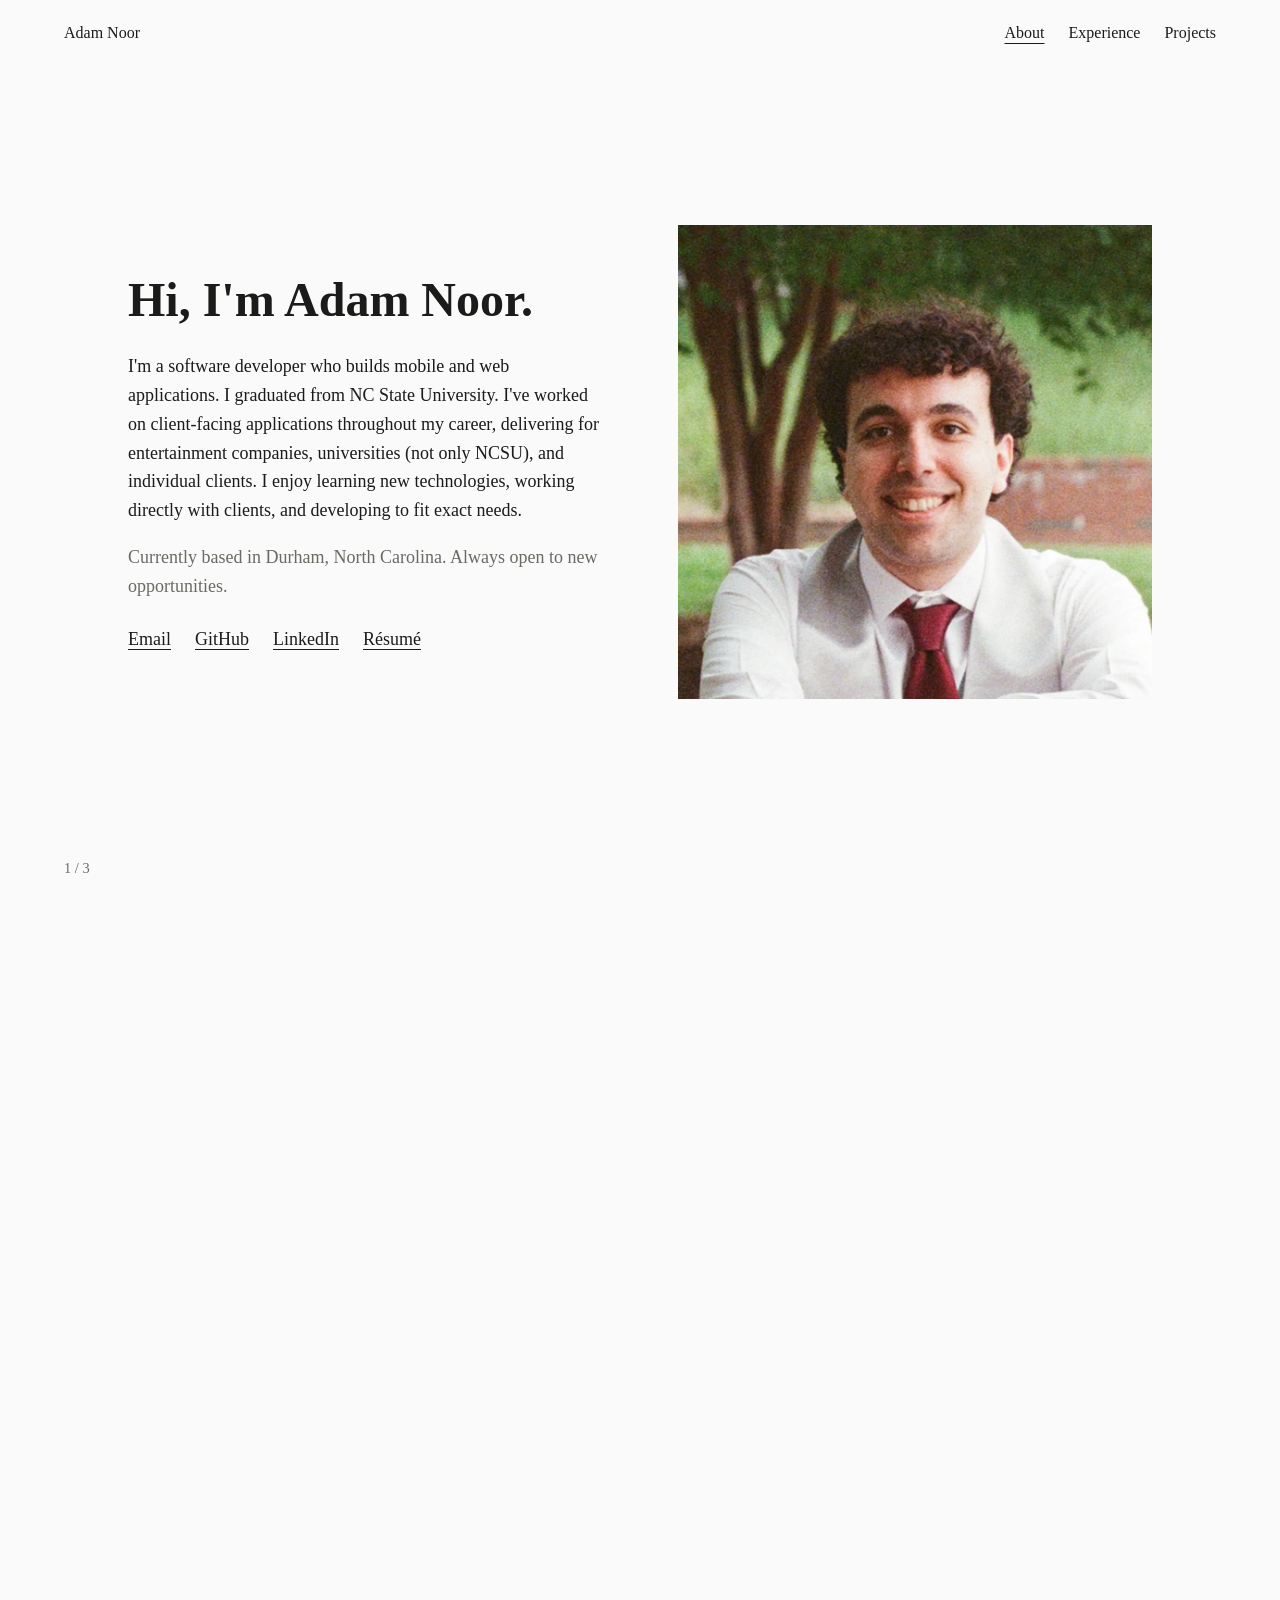
<file: index.html>
<!doctype html>
<html lang="en">
<head>
  <meta charset="utf-8">
  <meta name="viewport" content="width=device-width, initial-scale=1">
  <title>Adam Noor · Software Developer</title>
  <meta name="description" content="Personal site of Adam Noor, a software developer.">
  <script>document.documentElement.classList.add("js");</script>
  <link rel="stylesheet" href="style.css">
  <script src="main.js" defer></script>
</head>
<body>
  <header class="site-header">
    <a href="index.html">Adam Noor</a>
    <nav aria-label="Primary">
      <a href="index.html" aria-current="page">About</a>
      <a href="experience.html">Experience</a>
      <a href="projects.html">Projects</a>
    </nav>
  </header>

  <div class="progress" aria-hidden="true"><span id="progress-current">1</span> / <span id="progress-total">3</span></div>

  <main>
    <!-- 1. Bio -->
    <section class="section" aria-labelledby="about-title">
      <div class="section-inner split">
        <div>
          <h1 id="about-title" class="reveal" style="--i:0">Hi, I'm Adam Noor.</h1>
          <div class="prose" style="margin-top: 1.5rem">
            <p class="reveal" style="--i:1">I'm a software developer who builds mobile and web applications. I graduated from NC State University. I've worked on client-facing applications throughout my career, delivering for entertainment companies, universities (not only NCSU), and individual clients. I enjoy learning new technologies, working directly with clients, and developing to fit exact needs.</p>
            <p class="reveal muted" style="--i:2">Currently based in Durham, North Carolina. Always open to new opportunities.</p>
          </div>
          <ul class="links reveal" style="--i:3">
            <li><a href="mailto:adam.rf.noor@gmail.com" target="_blank">Email</a></li>
            <li><a href="https://github.com/arfnoor" target="_blank">GitHub</a></li>
            <li><a href="https://www.linkedin.com/in/adam-noor-6132b01b1" target="_blank">LinkedIn</a></li>
            <li><a href="2026_Adam_Resume.pdf" target="_blank">Résumé</a></li>
          </ul>
        </div>
        <div class="split-media reveal" style="--i:2">
          <img src="images/me.webp" alt="My face">
        </div>
      </div>
    </section>

    <!-- 2. Education -->
    <section class="section" aria-labelledby="education-title">
      <div class="section-inner">
        <h2 id="education-title" class="reveal" style="--i:0">Education</h2>
        <ul class="entries">
          <li class="entry reveal" style="--i:1">
            <div class="entry-when">2022 – 2026</div>
            <div>
              <h3>B.S. in Computer Science, Minor in Economics</h3>
              <p class="muted">North Carolina State University</p>
              <p>Specialized in customer-facing work, with practice in full-stack development</p>
            </div>
          </li>
          <li class="entry reveal" style="--i:2">
            <div class="entry-when">10/2026</div>
            <div>
              <h3>OpenAI Certifications</h3>
              <p class="muted">All PatnerU certifications available as of 10/2026. See more details on  <a href="https://www.linkedin.com/in/adam-noor-6132b01b1" target="_blank">my LinkedIn</a></p>
            </div>
          </li>
          <li class="entry reveal" style="--i:3">
            <div class="entry-when">09/2026</div>
            <div>
              <h3>Anthropic Certifications</h3>
              <p class="muted">Claude Certified Architect - Foundations. See more details on <a href="https://www.linkedin.com/in/adam-noor-6132b01b1" target="_blank">my LinkedIn</a></p>
            </div>
          </li>
        </ul>
      </div>
    </section>

    <!-- 3. Skills -->
    <section class="section" aria-labelledby="skills-title">
      <div class="section-inner">
        <h2 id="skills-title" class="reveal" style="--i:0">Skills</h2>
        <ul class="entries">
          <li class="entry reveal" style="--i:1">
            <div class="entry-when">Web</div>
            <div>TypeScript, React, Node.js, HTML &amp; CSS</div>
          </li>
          <li class="entry reveal" style="--i:2">
            <div class="entry-when">Mobile</div>
            <div>Kotlin, React Native</div>
          </li>
          <li class="entry reveal" style="--i:3">
            <div class="entry-when">Backend</div>
            <div>Python, Java, C#, C &amp; NodeJS</div>
          </li>
          <li class="entry reveal" style="--i:4">
            <div class="entry-when">AI</div>
            <div>RAG, Embeddings, OpenAI API, HuggingFace, Workflows, &amp; Agents</div>
          </li>
          <li class="entry reveal" style="--i:5">
            <div class="entry-when">Databases &amp; Caching</div>
            <div>SQL, MongoDB, &amp; Redis</div>
          </li>
          <li class="entry reveal" style="--i:6">
            <div class="entry-when">Tools</div>
            <div>Git, CI/CD, REST and GraphQL APIs</div>
          </li>
        </ul>
      </div>
    </section>
  </main>
</body>
</html>
</file>
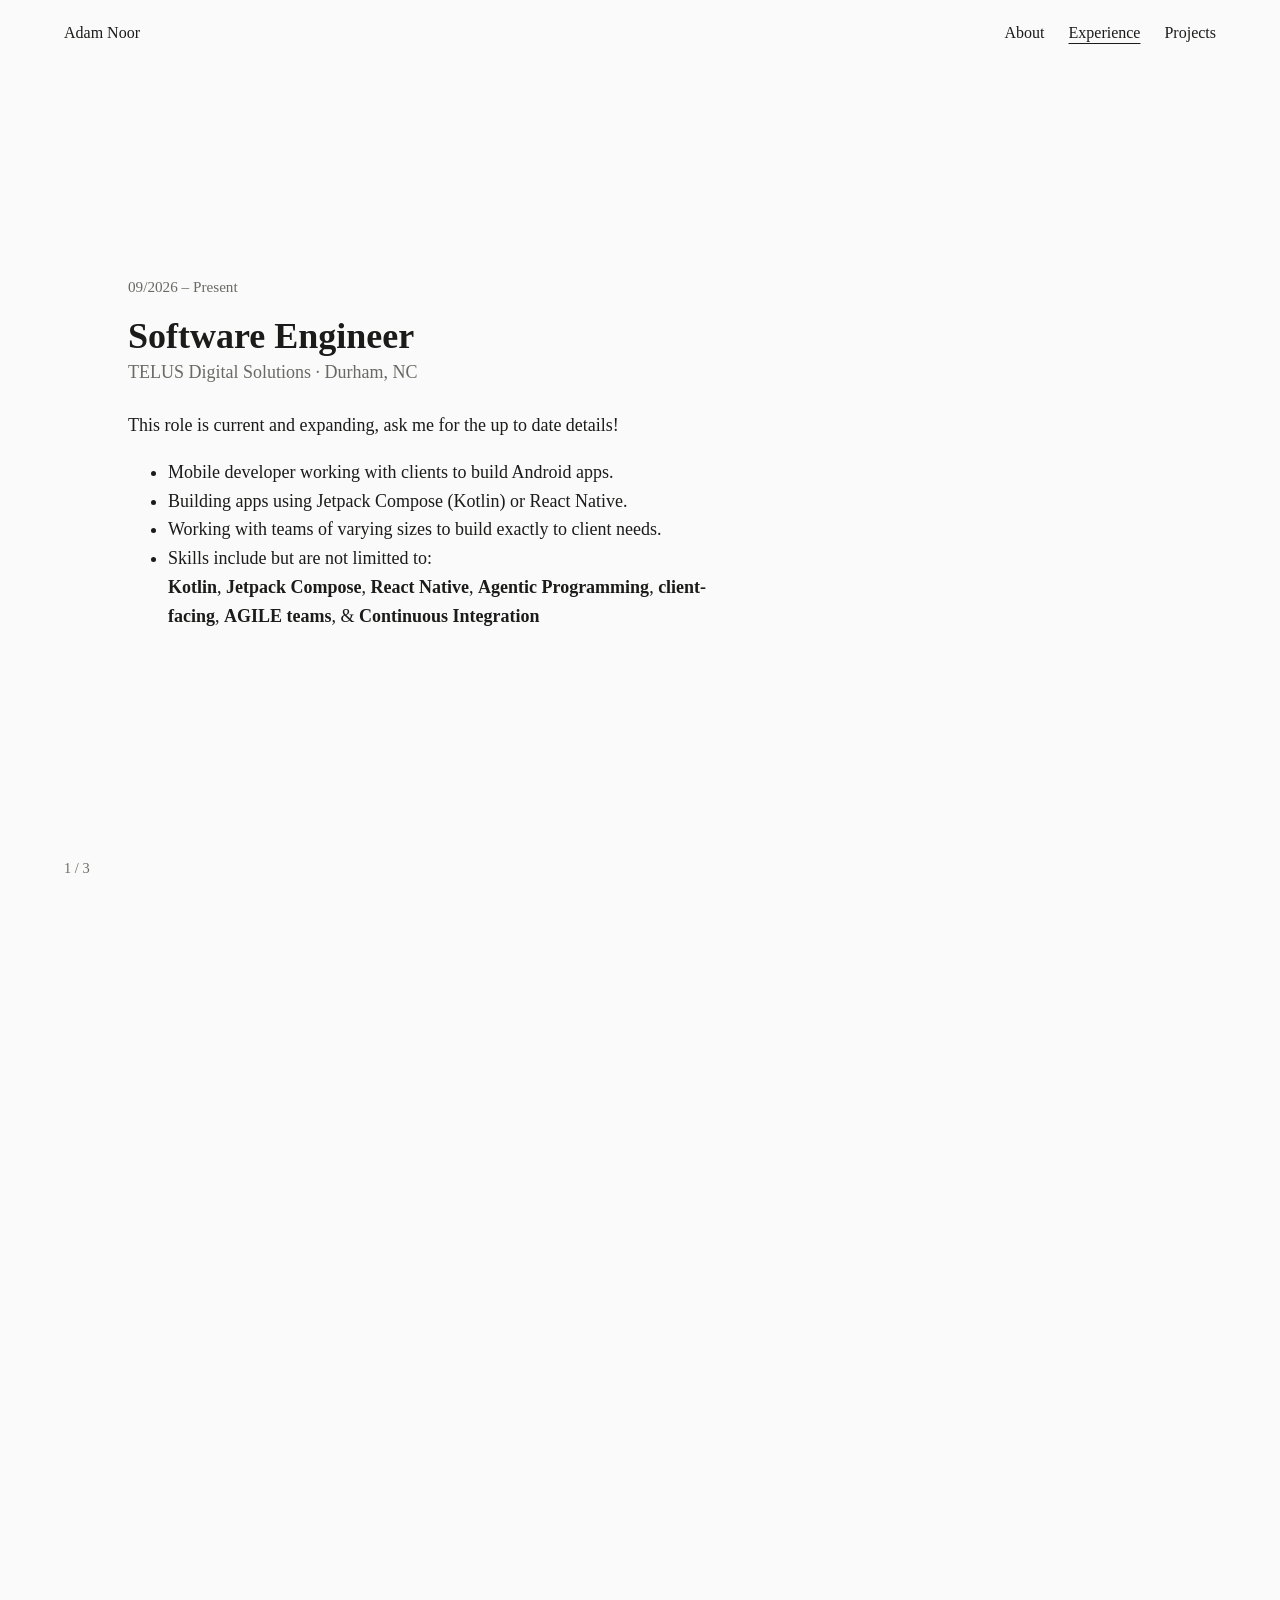
<file: experience.html>
<!doctype html>
<html lang="en">
<head>
  <meta charset="utf-8">
  <meta name="viewport" content="width=device-width, initial-scale=1">
  <title>Experience · Adam Noor</title>
  <meta name="description" content="Work experience of Adam Noor, a software developer.">
  <script>document.documentElement.classList.add("js");</script>
  <link rel="stylesheet" href="style.css">
  <script src="main.js" defer></script>
</head>
<body>
  <header class="site-header">
    <a href="index.html">Adam Noor</a>
    <nav aria-label="Primary">
      <a href="index.html">About</a>
      <a href="experience.html" aria-current="page">Experience</a>
      <a href="projects.html">Projects</a>
    </nav>
  </header>

  <div class="progress" aria-hidden="true"><span id="progress-current">1</span> / <span id="progress-total">2</span></div>

  <main>
    <!-- One section per role. Duplicate to add another. -->
    <section class="section" aria-labelledby="role-1">
      <div class="section-inner">
        <p class="muted small reveal" style="--i:0">09/2026 – Present</p>
        <h2 id="role-1" class="reveal" style="--i:1">Software Engineer</h2>
        <p class="muted reveal" style="--i:2">TELUS Digital Solutions · Durham, NC</p>
        <div class="prose" style="margin-top: 1.5rem">
          <p class="reveal" style="--i:3">This role is current and expanding, ask me for the up to date details!</p>
          <ul class="reveal" style="--i:4">
            <li>Mobile developer working with clients to build Android apps.</li>
            <li>Building apps using Jetpack Compose (Kotlin) or React Native.</li>
            <li>Working with teams of varying sizes to build exactly to client needs.</li>
            <li>Skills include but are not limitted to: <br><strong>Kotlin</strong>, <strong>Jetpack Compose</strong>, <strong>React Native</strong>, <strong>Agentic Programming</strong>, <strong>client-facing</strong>, <strong>AGILE teams</strong>, &amp; <strong>Continuous Integration</strong></li>
          </ul>
        </div>
      </div>
    </section>

    <section class="section" aria-labelledby="role-2">
      <div class="section-inner">
        <p class="muted small reveal" style="--i:0">05/2025 – 08/2025</p>
        <h2 id="role-2" class="reveal" style="--i:1">Software Engineer Intern</h2>
        <p class="muted reveal" style="--i:2">TELUS Digital Solutions · Durham, NC</p>
        <div class="prose" style="margin-top: 1.5rem">
          <p class="reveal" style="--i:3">Worked on the Android App for a Global Entertainment Company. Owned "cart" and "purchases" flows.</p>
          <p class="muted reveal" style="--i:3">Note: This project is under an NDA, contact me to learn more!</p>
          <ul class="reveal" style="--i:4">
            <li>Worked in joint team to develop Android App for client company</li>
            <li>Owned bug work and shipped feature work to directly improve user experience with purchases and interaction.</li>
            <li>Programming in Kotlin, utilizing Jetpack Compose, Firebase, and Hilt, using a Model-View-ViewModel pattern.</li>
            <li>Skills include: <br><strong>Kotlin</strong>, <strong>Jetpack Compose</strong>, <strong>API Configuration</strong>, <strong>client-facing</strong>, <strong>AGILE teaming</strong>, <strong>presentation skills</strong>, &amp; <strong>Testing</strong>
          </ul>
        </div>
      </div>
    </section>

    <section class="section" aria-labelledby="role-3">
      <div class="section-inner">
        <p class="muted small reveal" style="--i:0">05/2024 – 05/2025</p>
        <h2 id="role-2" class="reveal" style="--i:1">Software Engineer Intern</h2>
        <p class="muted reveal" style="--i:2">Duke University · Durham, NC</p>
        <div class="prose" style="margin-top: 1.5rem">
          <p class="reveal" style="--i:3">Created an AI Course Advisor web application that allows for Duke students and faculty allowing for asking information about any course, registration, or systems 24/7.</p>
          <ul class="reveal" style="--i:4">
            <li>Working in a team integrating a retrieval augmented generation-based AI into Duke’s pre-existing system.</li>
            <li>Utilized embeddings to store data scraped straight from Duke sources allowing for up-to-date information.</li>
            <li>Incorporated Duke SSO to prevent non-Duke affiliates from accessing, saving Duke 65% of API costs.</li>
            <li>Skills include: <br><strong>Python</strong>, <strong>React</strong>, <strong>AI</strong>, <strong>Embeddings</strong>, <strong>RAG</strong>, <strong>client-facing</strong>, <strong>CI/CD</strong>, &amp; <strong>API Configuration</strong>
          </ul>
        </div>
      </div>
    </section>
  </main>
</body>
</html>
</file>
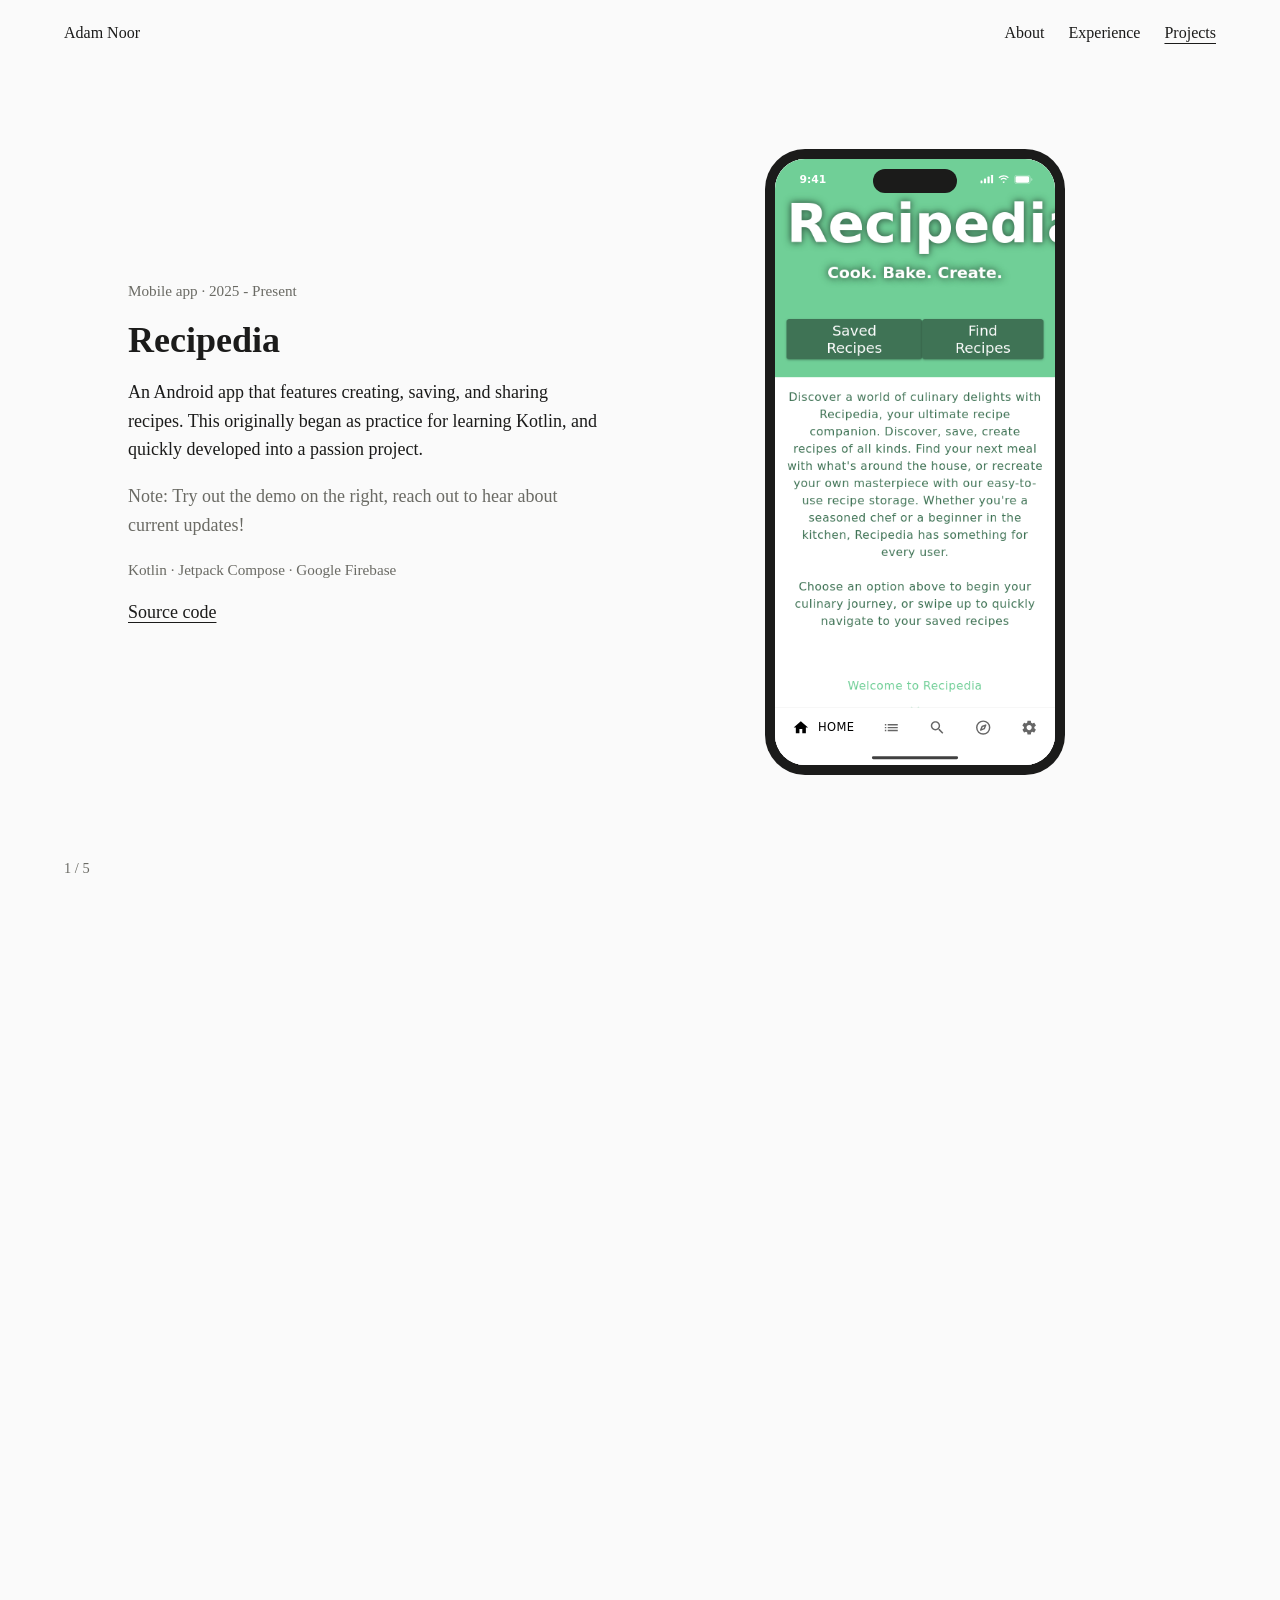
<file: projects.html>
<!doctype html>
<html lang="en">
<head>
  <meta charset="utf-8">
  <meta name="viewport" content="width=device-width, initial-scale=1">
  <title>Projects · Adam Noor</title>
  <meta name="description" content="Projects by Adam Noor, a software developer.">
  <script>document.documentElement.classList.add("js");</script>
  <link rel="stylesheet" href="style.css">
  <script src="main.js" defer></script>
  <script src="phone-demo.js" type="module"></script>
</head>
<body>
  <header class="site-header">
    <a href="index.html">Adam Noor</a>
    <nav aria-label="Primary">
      <a href="index.html">About</a>
      <a href="experience.html">Experience</a>
      <a href="projects.html" aria-current="page">Projects</a>
    </nav>
  </header>

  <div class="progress" aria-hidden="true"><span id="progress-current">1</span> / <span id="progress-total">3</span></div>

  <main>
    <!-- Project 1: mobile app with a live phone demo.
         data-demo="todo" loads demos/todo/demo.js (a sample you can replace). -->
    <section class="section" aria-labelledby="project-1">
      <div class="section-inner project-grid">
        <div class="project-text">
          <p class="muted small reveal" style="--i:0">Mobile app · 2025 - Present</p>
          <h2 id="project-1" class="reveal" style="--i:1">Recipedia</h2>
          <p class="reveal" style="--i:2">An Android app that features creating, saving, and sharing recipes. This originally began as practice for learning Kotlin, and quickly developed into a passion project.</p>
          <p class="reveal muted" style="--i:3">Note: Try out the demo on the right, reach out to hear about current updates!</p>
          <ul class="tags reveal" style="--i:3"><li>Kotlin</li><li>Jetpack Compose</li><li>Google Firebase</li></ul>
          <p class="reveal" style="--i:4"><a href="https://github.com/arfnoor/Recipedia" target="_blank">Source code</a></p>
        </div>
        <div class="project-media reveal" style="--i:2">
          <div class="phone" role="group" aria-label="Interactive demo of Recipedia">
            <div class="phone-screen" data-demo="recipedia">
              <div class="phone-viewport"></div>
              <div class="phone-placeholder">Loading demo…</div>
            </div>
          </div>
        </div>
      </div>
    </section>

    <!-- Project 2: a project with a regular image instead of a phone. -->
    <section class="section" aria-labelledby="project-2">
      <div class="section-inner project-grid flip">
        <div class="project-text">
          <p class="muted small reveal" style="--i:0">Webapp · 2024-2025</p>
          <h2 id="project-2" class="reveal" style="--i:1">AI Course Advisor</h2>
          <p class="reveal" style="--i:2">The Duke Course Advisor is a 24/7 chatbot that was aimed to provide a source of contact for students when a course advisor was busy, or outside of working hours. The chatbot was capable of answering questions regarding courses, registration, and other information</p>
          <p class="reveal muted" style="--i:3">Note: Video Demo at 11:07!</p>
          <ul class="tags reveal" style="--i:3"><li>React</li><li>Python</li><li>AI</li><li>Embeddings</li><li>RAG</li><li>AI</li></ul>
          <p class="reveal" style="--i:4"><a href="https://github.com/arfnoor/AI-Course-Advisor-Clone" target="_blank">Source code</a> · <a href="https://codeplus.duke.edu/project/course-advisor-system-using-ai/" target="_blank">More Information (Duke Redirect)</a></p>
        </div>
        <div class="project-media reveal" style="--i:2">
          <div class="video-frame">
            <iframe
              src="https://www.youtube.com/embed/uuh1wcGyDwI?si=6SfGCwwshz3ralAW"
              title="AI Course Advsior demo video"
              loading="lazy"
              allow="accelerometer; encrypted-media; picture-in-picture"
              allowfullscreen
              referrerpolicy="strict-origin-when-cross-origin"></iframe>
          </div>
        </div>
      </div>
    </section>

    <section class="section" aria-labelledby="project-3">
      <div class="section-inner project-grid flip">
        <div class="project-text">
          <p class="muted small reveal" style="--i:0">Webapp · 2025</p>
          <h2 id="project-3" class="reveal" style="--i:1">LexisNexis Senior Design</h2>
          <p class="reveal" style="--i:2">Updating information...</p>
          <p class="reveal muted" style="--i:3"></p>
          <ul class="tags reveal" style="--i:3"><li>React</li><li>C#</li><li>SQL</li><li>Client-facing</li></ul>
          <p class="reveal" style="--i:4"><a href="" target="_blank"></a></p>
        </div>
        <div class="project-media reveal" style="--i:2">
          <div class="video-frame">
            <div class="media-frame">Video demo coming soon...</div>
            <!-- <iframe
              src="https://www.youtube.com/embed/uuh1wcGyDwI?si=6SfGCwwshz3ralAW"
              title="AI Course Advsior demo video"
              loading="lazy"
              allow="accelerometer; encrypted-media; picture-in-picture"
              allowfullscreen
              referrerpolicy="strict-origin-when-cross-origin"></iframe>
          </div> -->
        </div>
      </div>
    </section>

    <section class="section" aria-labelledby="project-4">
      <div class="section-inner project-grid flip">
        <div class="project-text">
          <p class="muted small reveal" style="--i:0">Workflows · 2026</p>
          <h2 id="project-4" class="reveal" style="--i:1">GitHub Agentic Implementation Workflow</h2>
          <p class="reveal" style="--i:2">Updating information...</p>
          <p class="reveal muted" style="--i:3"></p>
          <ul class="tags reveal" style="--i:3"><li>Agentic Workflow</li><li>AI</li><li>GitHub Issues</li><li>Python</li></ul>
          <p class="reveal" style="--i:4"><a href="" target="_blank"></a></p>
        </div>
        <div class="project-media reveal" style="--i:2">
          <div class="demo-frame" data-demo="workflow" data-base-width="640">
            <div class="demo-viewport"></div>
          </div>
        </div>
      </div>
    </section>

    <section class="section" aria-labelledby="project-3">
      <div class="section-inner project-grid">
        <div class="project-text">
          <!-- <p class="muted small reveal" style="--i:0">Mobile app · 2023</p> -->
          <h2 id="project-4" class="reveal" style="--i:1">And more... </h2>
          <p class="reveal" style="--i:2">Reach out to hear more about what I've done!</p>
          <!-- <ul class="tags reveal" style="--i:3"><li>Kotlin</li><li>Jetpack Compose</li><li>Room</li></ul>
          <p class="reveal" style="--i:4"><a href="https://github.com/your-username/project-three">Source code</a></p> -->
        </div>
        <!-- <div class="project-media reveal" style="--i:2">
          <div class="phone" role="group" aria-label="Demo placeholder for Project Three">
            <div class="phone-screen">
              <div class="phone-viewport"></div>
              <div class="phone-placeholder">Demo coming soon</div>
            </div>
          </div>
        </div> -->
      </div>
    </section>
  </main>
</body>
</html>
</file>
<file: style.css>
/* Personal site: plain, system fonts, one neutral palette.
   Change the variables below to restyle the whole site. */

:root {
  --bg: #fafafa;
  --fg: #1b1b1a;
  --muted: #6a6a64;
  --rule: #d8d8d2;
  --font: "Iowan Old Style", "Charter", "Palatino Linotype", Georgia, serif;
  --pad: clamp(1.25rem, 5vw, 4rem);
  --ease: cubic-bezier(0.2, 0.6, 0.2, 1);

  /* 1vh with a dynamic-viewport upgrade where supported (mobile browser bars) */
  --vh: 1vh;
  --phone-h: calc(var(--vh) * 72);
}

@supports (height: 1dvh) {
  :root {
    --vh: 1dvh;
  }
}

* {
  box-sizing: border-box;
}

html {
  scroll-snap-type: y mandatory;
  scroll-behavior: smooth;
}

body {
  margin: 0;
  background: var(--bg);
  color: var(--fg);
  font-family: var(--font);
  font-size: 1.125rem;
  line-height: 1.6;
  -webkit-font-smoothing: antialiased;
}

a {
  color: inherit;
  text-decoration: underline;
  text-decoration-thickness: 1px;
  text-underline-offset: 0.2em;
}

a:hover {
  text-decoration-thickness: 2px;
}

:focus-visible {
  outline: 2px solid var(--fg);
  outline-offset: 3px;
}

h1,
h2,
h3 {
  font-weight: 600;
  line-height: 1.2;
  margin: 0;
}

h1 {
  font-size: clamp(2rem, 5vw, 3rem);
}

h2 {
  font-size: clamp(1.6rem, 3.5vw, 2.25rem);
}

h3 {
  font-size: 1.15rem;
}

p {
  margin: 0 0 1em;
}

.muted {
  color: var(--muted);
}

.small {
  font-size: 0.95rem;
}

/* ---------- Header and progress ---------- */

.site-header {
  position: fixed;
  inset: 0 0 auto 0;
  z-index: 10;
  display: flex;
  justify-content: space-between;
  align-items: baseline;
  gap: 1rem;
  padding: 1.25rem var(--pad);
  background: var(--bg);
  font-size: 1rem;
}

.site-header a {
  text-decoration: none;
}

.site-header nav {
  display: flex;
  gap: 1.5rem;
}

.site-header nav a:hover,
.site-header nav a[aria-current="page"] {
  text-decoration: underline;
  text-decoration-thickness: 1px;
  text-underline-offset: 0.3em;
}

.progress {
  position: fixed;
  left: var(--pad);
  bottom: 1.25rem;
  z-index: 10;
  font-size: 0.9rem;
  color: var(--muted);
  font-variant-numeric: tabular-nums;
}

/* ---------- Sections: one thing per screen ---------- */

.section {
  min-height: calc(var(--vh) * 100);
  scroll-snap-align: start;
  scroll-snap-stop: always;
  display: flex;
  flex-direction: column;
  justify-content: center;
  padding: 5.5rem var(--pad) 4rem;
}

.section-inner {
  width: 100%;
  max-width: 64rem;
  margin: 0 auto;
}

.prose {
  max-width: 38rem;
}

.links {
  list-style: none;
  display: flex;
  flex-wrap: wrap;
  gap: 0.5rem 1.5rem;
  margin: 1.5rem 0 0;
  padding: 0;
}

/* ---------- Transition animation ----------
   main.js adds .is-active to the section crossing the middle of the screen.
   Content fades and slides in with a small stagger (--i), and leaves quickly. */

.js .reveal {
  opacity: 0;
  transform: translateY(18px);
  transition:
    opacity 0.25s ease,
    transform 0.25s ease;
  transition-delay: 0ms;
}

.js .section.is-active .reveal {
  opacity: 1;
  transform: none;
  transition:
    opacity 0.7s var(--ease),
    transform 0.7s var(--ease);
  transition-delay: calc(var(--i, 0) * 90ms);
}

@media (prefers-reduced-motion: reduce) {
  html {
    scroll-behavior: auto;
  }

  .js .reveal,
  .js .section.is-active .reveal {
    transform: none;
    transition-duration: 0.01ms;
    transition-delay: 0ms;
  }
}

/* ---------- Entries (education, experience, skills) ---------- */

.entries {
  list-style: none;
  margin: 2.5rem 0 0;
  padding: 0;
}

.entry {
  display: grid;
  grid-template-columns: 9rem 1fr;
  gap: 1.5rem;
  padding: 1.5rem 0;
  border-top: 1px solid var(--rule);
}

.entry:last-child {
  border-bottom: 1px solid var(--rule);
}

.entry p {
  margin: 0.25rem 0 0;
}

.entry ul {
  margin: 0.75rem 0 0;
  padding-left: 1.2rem;
}

.entry li + li {
  margin-top: 0.35rem;
}

.entry-when {
  color: var(--muted);
  font-size: 0.95rem;
  padding-top: 0.2rem;
}

/* ---------- Projects ---------- */

.project-grid {
  display: grid;
  grid-template-columns: repeat(2, minmax(0, 1fr));
  gap: clamp(2rem, 6vw, 5rem);
  align-items: center;
}

.project-grid.flip .project-media {
  order: -1;
}

.project-text h2 {
  margin-bottom: 1rem;
}

.tags {
  list-style: none;
  margin: 0 0 1rem;
  padding: 0;
  color: var(--muted);
  font-size: 0.95rem;
}

.tags li {
  display: inline;
}

.tags li + li::before {
  content: " \00b7  ";
}

.project-media {
  display: flex;
  justify-content: center;
}

.media-frame {
  width: 100%;
  aspect-ratio: 16 / 10;
  border: 1px solid var(--rule);
  display: grid;
  place-items: center;
  color: var(--muted);
  font-size: 0.95rem;
  text-align: center;
  padding: 1rem;
}

.media-frame img {
  width: 100%;
  height: 100%;
  object-fit: cover;
  display: block;
}

.video-frame {
  width: 100%;
  aspect-ratio: 16 / 9;
  border: 1px solid var(--rule);
}

.video-frame iframe {
  display: block;
  width: 100%;
  height: 100%;
  border: 0;
}

/* ---------- Phone frame ----------
   The screen is a fixed 390x844 "logical" viewport that phone-demo.js scales
   to fit, so app code written for a normal phone size renders correctly. */

.phone {
  --bezel: 10px;
  width: min(300px, 70vw, calc((var(--phone-h) - 20px) * 390 / 844 + 20px));
  padding: var(--bezel);
  background: var(--fg);
  border-radius: 40px;
}

.phone-screen {
  position: relative;
  width: 100%;
  aspect-ratio: 390 / 844;
  overflow: hidden;
  border-radius: 30px;
  background: #fff;
}

/* Small camera pill; remove if your app draws its own status bar */
.phone-screen::after {
  content: "";
  position: absolute;
  top: 10px;
  left: 50%;
  width: 84px;
  height: 24px;
  margin-left: -42px;
  border-radius: 12px;
  background: var(--fg);
  z-index: 2;
  pointer-events: none;
}

.phone-viewport {
  position: absolute;
  top: 0;
  left: 0;
  width: 390px;
  height: 844px;
  transform-origin: 0 0;
  transform: scale(var(--scale, 0.7));
  overflow: hidden;
}

.phone-viewport > * {
  width: 100%;
  height: 100%;
}

.phone-placeholder {
  position: absolute;
  inset: 0;
  z-index: 1;
  display: grid;
  place-items: center;
  padding: 1.5rem;
  text-align: center;
  background: #f3f3f0;
  color: var(--muted);
  font: 0.9rem/1.4 system-ui, sans-serif;
}

/* Text on the left, image on the right */
.split {
  display: grid;
  grid-template-columns: repeat(2, minmax(0, 1fr));
  gap: clamp(2rem, 6vw, 5rem);
  align-items: center;
}

.split-media img {
  display: block;
  width: 100%;
  height: auto;
  max-height: calc(var(--vh) * 60);
  object-fit: cover;
}

/* Optional: add "flip" to put the image on the left */
.split.flip .split-media {
  order: -1;
}

/* Stack on small screens, image below the text */
@media (max-width: 800px) {
  .split {
    grid-template-columns: minmax(0, 1fr);
    gap: 1.5rem;
  }

  .split.flip .split-media {
    order: 0;
  }
}

/* ---------- Small screens ---------- */

@media (max-width: 800px) {
  :root {
    --phone-h: calc(var(--vh) * 46);
  }

  html {
    scroll-snap-type: y proximity;
  }

  .section {
    scroll-snap-stop: normal;
    padding-top: 5rem;
  }

  .project-grid {
    grid-template-columns: minmax(0, 1fr);
    gap: 1.5rem;
  }

  .project-grid.flip .project-media {
    order: 0;
  }

  .site-header nav {
    gap: 1rem;
  }
}

@media (max-width: 600px) {
  .entry {
    grid-template-columns: 1fr;
    gap: 0.25rem;
  }
}

.demo-frame {
  position: relative;
  width: 100%;
  aspect-ratio: 16 / 10;
  overflow: hidden;
  border: 1px solid var(--rule);
  background: var(--bg);
}

.demo-viewport {
  position: absolute;
  top: 0;
  left: 0;
  width: 640px;
  height: 400px;
  transform-origin: 0 0;
  transform: scale(var(--scale, 0.7));
  overflow: hidden;
}
</file>
